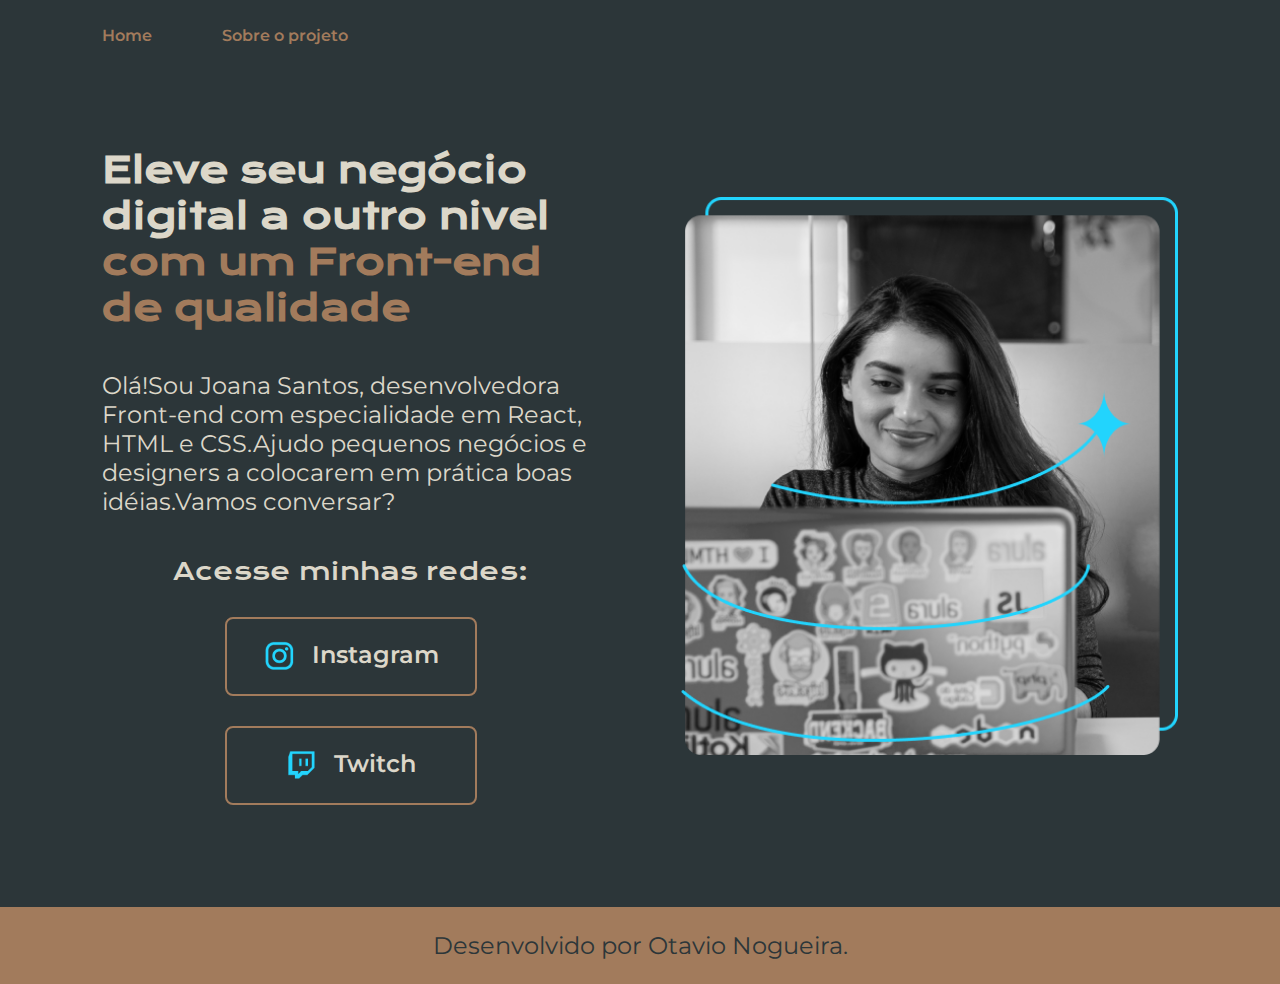
<file: index.html>
<!DOCTYPE html>
<html lang="pt-br">
    <head>
        <meta charset="UTF-8">
        <meta http-equiv="X-UA-Compatible" content="IE =edge">
        <meta name="viewport" content="width=device-width, initial-scale=1.
        0"
        <title><title>Portfólio</title>
        <link rel="stylesheet" href="./styles/styles.css">
    </head>
    <body>
       <header class="cabecalho">
            <nav class="cabecalho__menu">
                <a class="cabecalho__menu__link" href="index.html">Home</a>
                <a class="cabecalho__menu__link" href="about.html">Sobre o projeto</a>
            </nav>
       </header>
       <main class="apresentacao">
        <section class="apresentacao__conteudo">
            <h1 class="apresentacao__titulo">Eleve seu negócio digital a outro nivel <strong class="titulo-destaque">com um Front-end de qualidade</strong></h1>
            <p class="apresentacao__texto">Olá!Sou Joana Santos, desenvolvedora Front-end com especialidade em React, HTML e CSS.Ajudo
                pequenos negócios e designers a colocarem em prática boas idéias.Vamos conversar?
            </p>
             <div class="apresentacao__links">
                <h2 class="apresentacao__links__subtitulo">Acesse minhas redes:</h2>
            <a class="apresentacao__botao" href="https://www.instagram.com/santamonicastudio/">
            <img src="./assets/instagram.png" alt="Icone instagram">
            Instagram    
            </a> 
            <a class="apresentacao__botao" href="https://www.twitch.tv/trauss26">
            <img src="./assets/twitch.png"  alt="icone twitch">   
            Twitch
            </a>
         </div>
    </section>
        <img class="apresentacao__imagem" src="./assets/Imagem (1).png " alt="Foto da Joana">
       </main>
       <footer>
            <p class="rodape">Desenvolvido por Otavio Nogueira.</p>
       </footer>
    </body>
</html>
</file>
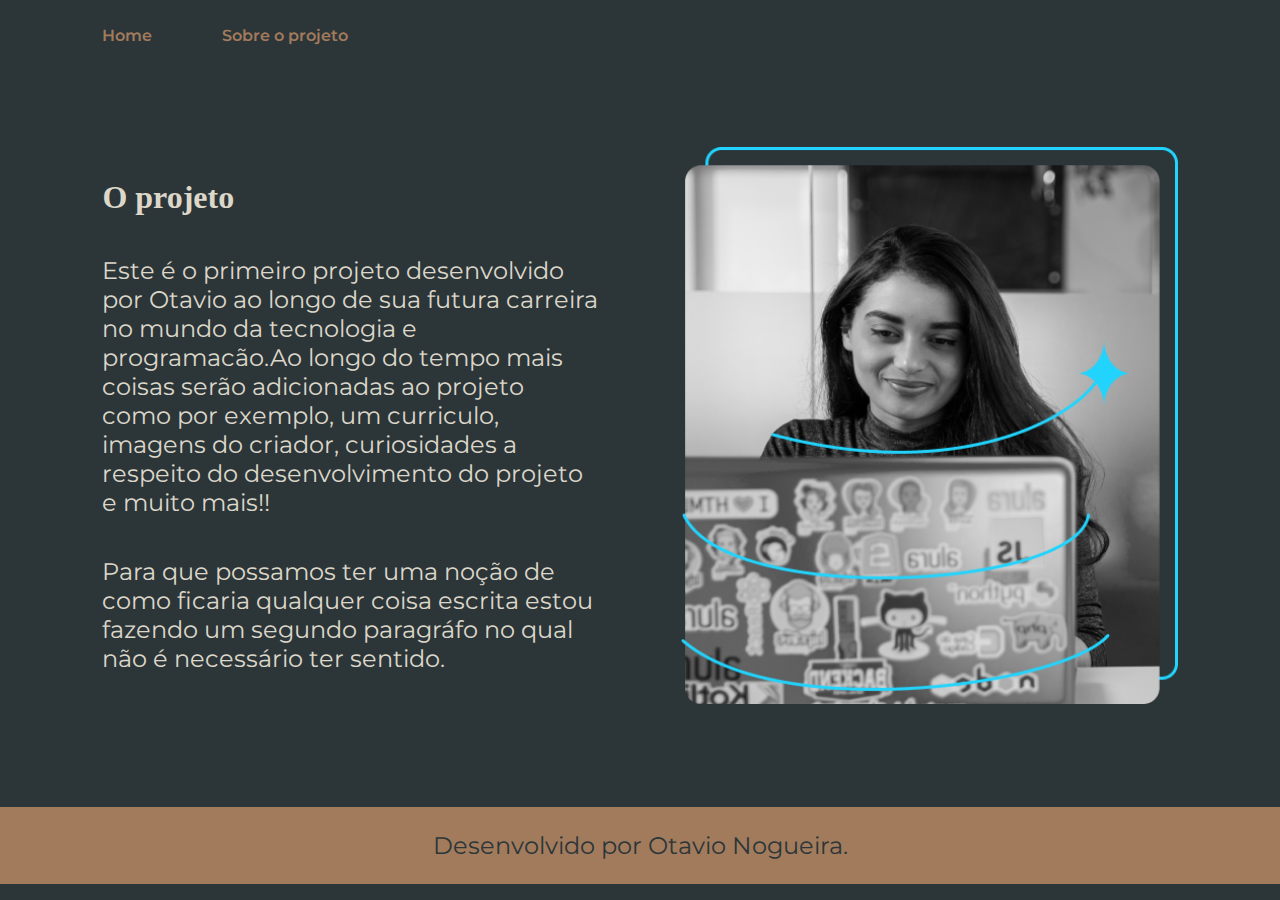
<file: about.html>
<!DOCTYPE html>
<html lang="pt-br">
<head>
    <meta charset="UTF-8">
    <meta http-equiv="X-UA-Compatible" content="IE=edge">
    <meta name="viewport" content="width=device-width, initial-scale=1.0">
    <title>Sobre o projeto</title>
    <link rel="stylesheet" href="./styles/styles.css">
</head>
<body>
    <header class="cabecalho">
        <nav class="cabecalho__menu">
            <a class="cabecalho__menu__link" href="index.html">Home</a>
            <a class="cabecalho__menu__link" href="about.html">Sobre o projeto</a>
        </nav>

    </header>
    <main class="apresentacao">
        <section class="apresentacao__conteudo">
        <h1 class="apresentacao__conteudo">O projeto</h1>
        <p class="apresentacao__texto">Este é o primeiro projeto desenvolvido por Otavio ao longo de sua futura carreira
             no mundo da tecnologia e programacão.Ao longo do tempo mais coisas serão adicionadas ao projeto como por exemplo,
            um curriculo, imagens do criador, curiosidades a respeito do desenvolvimento do projeto e muito mais!!</p>
            <p class="apresentacao__texto">
                Para que possamos ter uma noção de como ficaria qualquer coisa escrita estou fazendo um segundo paragráfo 
                no qual não é necessário ter sentido.
            </p>
    </section>
    <img class="apresentacao__imagem" src="./assets/Imagem (1).png " alt="Foto da Joana">
    </main>
    <footer>
        <p class="rodape">Desenvolvido por Otavio Nogueira.</p>
   </footer>
</html>
</file>
<file: styles/styles.css>
@import url('https://fonts.googleapis.com/css2?family=Krona+One&family=Montserrat:wght@400;600&display=swap');

:root{
    --cor-primaria: #2C3639;
    --cor-secundaria: #DCD7C9;
    --cor-terciaria: #A27B5C;

    --font-primaria: 'Krona One', sans-serif;
    --font-secundaria: 'Montserrat', sans-serif;
}

*{
    margin: 0;
    padding: 0;
}

Body{
    /*height: 100vh;*/
    box-sizing: border-box;
    background-color: var(--cor-primaria);
    color: var(--cor-secundaria);
}

.cabecalho{
    padding: 2% 0% 0% 8%;
}

.cabecalho__menu{
    display: flex;
    gap: 70px;
}

.cabecalho__menu__link{
    font-family: var(--font-secundaria);
    font-size: 1rem;
    font-weight: 600;
    color: var(--cor-terciaria);
    text-decoration: none;
}

.titulo-destaque {
    color: var(--cor-terciaria);
}

.apresentacao{
    padding: 8%;
    display: flex;
    align-items: center;
    justify-content: space-between;
    gap: 82px;
}

.apresentacao__conteudo{
    width: 50%;
    display: flex;
    flex-direction: column;
    gap: 40px;
}

.apresentacao__titulo{
    font-size: 2.25rem;
    font-family: var(--font-primaria);
}

.apresentacao__texto{
    font-size: 1.5rem;
    font-family: var(--font-secundaria);
}

.apresentacao__links__subtitulo{
    font-family: var(--font-primaria);
    font-weight: 400;
    font-size: 1.5rem;
}

.apresentacao__links{
    display: flex;
    align-items: center;
    flex-direction: column;
    justify-content: space-between;
    gap: 30px;
}
 
.apresentacao__botao{
    display: flex;
    justify-content: center;
    gap: 16px;
    border: 2px solid var(--cor-terciaria);
    width: 50%;
    text-align: center;
    border-radius: 8px;
    font-size: 1.5rem;
    font-weight: 600;
    padding: 21.5px 0;
    text-decoration: none;
    color: var(--cor-secundaria);
    font-family: var(--font-secundaria);
}

.apresentacao__botao:hover{
    background-color: #3F4E4F;
    border-color: var(--cor-secundaria);
    font-size: 2rem;
}

.apresentacao__imagem{
    width: 50%;
}

.rodape{
    padding: 24px;
    color: var(--cor-primaria);
    background-color: var(--cor-terciaria);
    text-align: center;
    font-family: var(--font-secundaria);
    font-size: 1.5rem;
    font-weight: 400;
}

@media (max-width: 1200px) {
    .cabecalho {
        padding: 8%;
    }

    .cabecalho__menu {
        justify-content: center;
    }

    .apresentacao {
        flex-direction: column-reverse;
        padding: 5%;
    }

    .apresentacao__conteudo {
        width: auto;
    }
}
</file>
